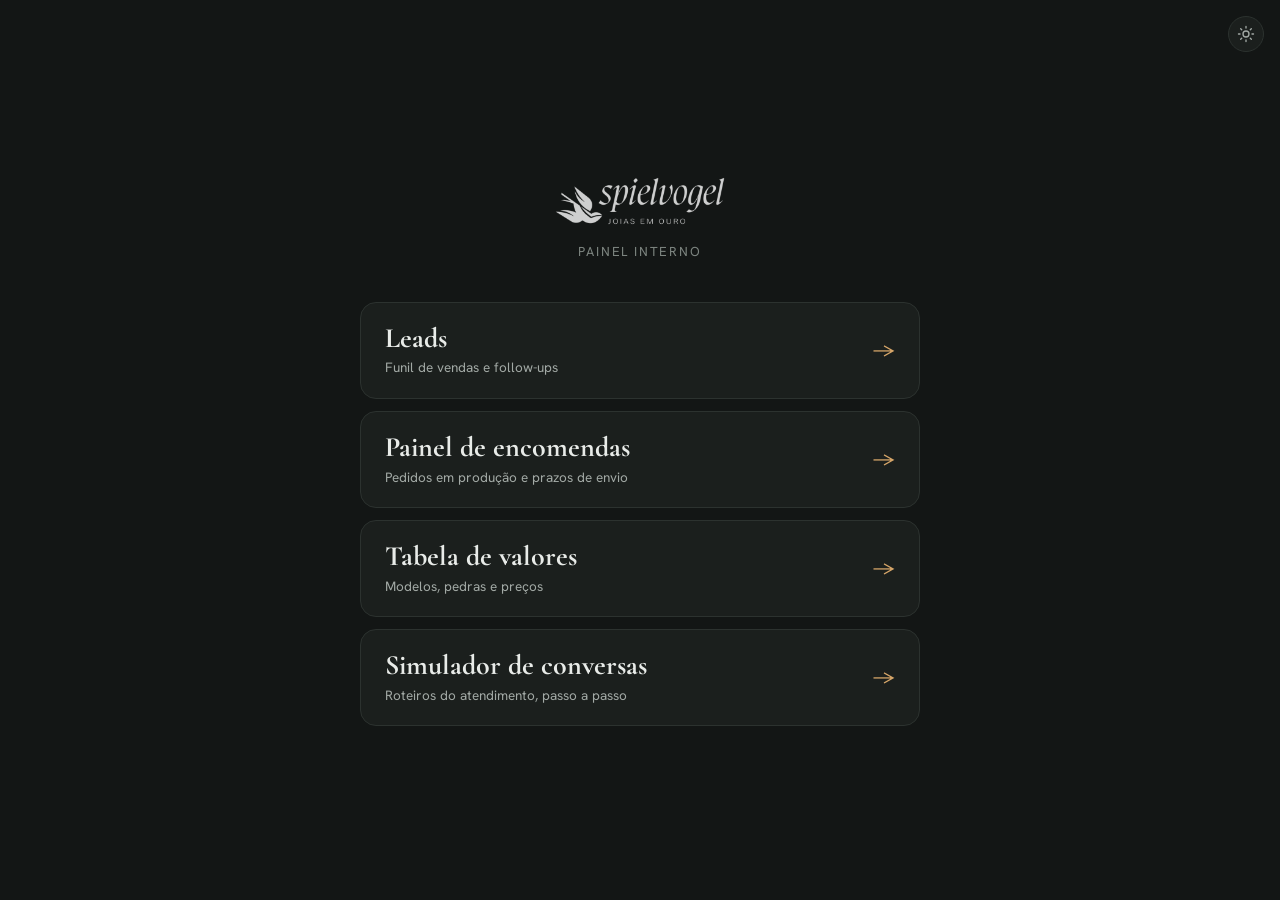
<file: entrada.html>
<!DOCTYPE html>
<html lang="pt-BR">
<head>
<meta charset="UTF-8">
<meta name="viewport" content="width=device-width, initial-scale=1.0">
<title>Spielvogel Joias — Painel interno</title>
<link rel="preconnect" href="https://fonts.googleapis.com">
<link rel="preconnect" href="https://fonts.gstatic.com" crossorigin>
<link rel="stylesheet" href="tema.css">
<link rel="stylesheet" href="estilo.css">
<script src="tema.js"></script>
<style>
  body { display: flex; flex-direction: column; align-items: center; justify-content: center; padding: 56px 20px; }
  .entrada { width: 100%; max-width: 560px; display: flex; flex-direction: column; align-items: center; }
  .entrada-logo { height: 54px; display: block; margin: 0 auto 14px; }
  .entrada-sub { margin: 0 0 40px; font-size: 13px; letter-spacing: 0.14em; text-transform: uppercase; color: var(--text-muted); text-align: center; }
  .menu { width: 100%; display: flex; flex-direction: column; gap: 12px; }
  .menu a {
    display: flex; align-items: center; justify-content: space-between; gap: 16px;
    padding: 20px 24px; text-decoration: none;
    background: var(--bg-elevated); border: 1px solid var(--border); border-radius: 16px;
    color: var(--text); transition: border-color .15s, transform .15s;
  }
  .menu a:hover { border-color: var(--gold); transform: translateY(-1px); }
  .menu a:focus-visible { outline: 2px solid var(--gold); outline-offset: 2px; }
  .menu .titulo { display: block; font-family: var(--font-display); font-weight: 700; font-size: 28px; line-height: 1.1; }
  .menu .desc { display: block; margin-top: 4px; font-size: 13.5px; color: var(--text-secondary); }
  .menu .seta { color: var(--gold); font-size: 20px; flex: none; }
  @media (max-width: 480px) { .menu a { padding: 18px 18px; } .menu .titulo { font-size: 25px; } }
</style>
</head>
<body>

<main class="entrada">
  <img class="entrada-logo" src="logo.png" alt="Spielvogel Joias">
  <p class="entrada-sub">Painel interno</p>

  <nav class="menu" aria-label="Ferramentas">
    <a href="leads.html"><span><span class="titulo">Leads</span><span class="desc">Funil de vendas e follow-ups</span></span><span class="seta">→</span></a>
    <a href="index.html"><span><span class="titulo">Painel de encomendas</span><span class="desc">Pedidos em produção e prazos de envio</span></span><span class="seta">→</span></a>
    <a href="tabela-precos.html"><span><span class="titulo">Tabela de valores</span><span class="desc">Modelos, pedras e preços</span></span><span class="seta">→</span></a>
    <a href="simulador.html"><span><span class="titulo">Simulador de conversas</span><span class="desc">Roteiros do atendimento, passo a passo</span></span><span class="seta">→</span></a>
  </nav>
</main>

</body>
</html>
</file>
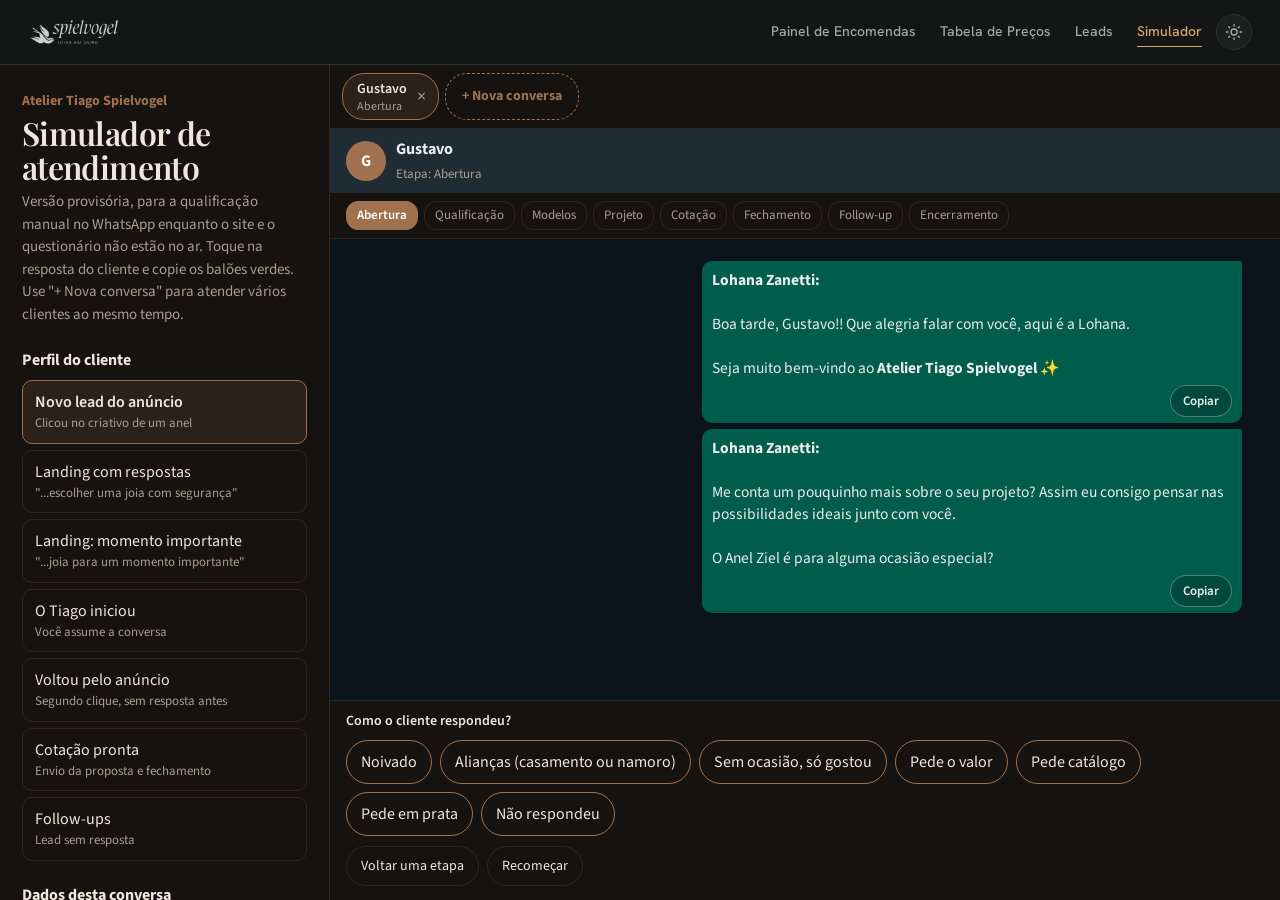
<file: simulador.html>
<!DOCTYPE html>
<html lang="pt-BR">
<head>
<meta charset="utf-8">
<meta name="viewport" content="width=device-width, initial-scale=1">
<title>Simulador de atendimento</title>
<link rel="preconnect" href="https://fonts.googleapis.com">
<link rel="preconnect" href="https://fonts.gstatic.com" crossorigin>
<link rel="stylesheet" href="tema.css">
<script src="tema.js"></script>
<link href="https://fonts.googleapis.com/css2?family=Playfair+Display:wght@500;600&family=Source+Sans+3:wght@400;600;700&display=swap" rel="stylesheet">
<style>
/* VOICE work tool, calm and elegant, for daily sales use
   IDEA a WhatsApp conversation rehearsed at the atelier's desk
   PICTURE the live chat itself, green bubbles ready to copy
   COLOUR atelier paper ground, near-black ink, caramel #A0714F; WhatsApp greens in the chat
   TYPE Playfair Display + Source Sans 3 (atelier brand)
   LAYOUT laptop: side panel with profiles and data, chat on the right; phone: chat first, panel behind a button */
:root{color-scheme:light dark;--sm-bg:light-dark(#f7f2eb,#15120f);--sm-ink:light-dark(#1f1a16,#efe7dd);--sm-muted:light-dark(#6b6058,#a99d92);--sm-car:#a0714f;--sm-car2:light-dark(#efe2d5,#2b211a);--sm-line:light-dark(#e2d7ca,#2f2822);--sm-chat:light-dark(#efeae2,#0b141a);--sm-out:light-dark(#d9fdd3,#005c4b);--sm-in:light-dark(#ffffff,#202c33);--sm-wa:light-dark(#111b21,#e9edef);--sm-bar:light-dark(#f0f2f5,#202c33)}
:root[data-theme=light]{color-scheme:light}
:root[data-theme=dark]{color-scheme:dark}
*{box-sizing:border-box;min-width:0}
html,body{height:100%;margin:0}
body{display:flex;flex-direction:column}
.sv-nav{flex:none}
body{background:var(--sm-bg);color:var(--sm-ink);font:16px/1.5 "Source Sans 3",system-ui,sans-serif;overflow:hidden}
button,select,input{font:inherit;color:inherit}
.app{flex:1;min-height:0;display:grid;grid-template-columns:minmax(0,1fr);grid-template-rows:auto auto minmax(0,1fr)}
.top{display:flex;align-items:center;justify-content:space-between;gap:12px;padding:10px 16px;border-bottom:1px solid var(--sm-line)}
.top b{font:600 20px/1.1 "Playfair Display",Georgia,serif}
.tbtn{min-height:44px;padding:8px 14px;border-radius:22px;border:1px solid var(--sm-car);background:transparent;cursor:pointer}
aside{display:none;overflow-y:auto;max-height:62vh;padding:18px 16px 24px;border-bottom:1px solid var(--sm-line)}
aside.open{display:block}
.brand{color:var(--sm-car);font-weight:700;font-size:14px}
h1{font:600 32px/1.05 "Playfair Display",Georgia,serif;letter-spacing:-.02em;margin:4px 0 8px}
h2{font-size:16px;margin:22px 0 8px}
.lead{color:var(--sm-muted);margin:0;font-size:15px}
.prof{display:grid;gap:6px}
.prof button{min-height:44px;text-align:left;padding:9px 12px;border-radius:10px;border:1px solid var(--sm-line);background:transparent;cursor:pointer}
.prof button[aria-pressed=true]{border-color:var(--sm-car);background:var(--sm-car2);font-weight:600}
.prof small{display:block;color:var(--sm-muted);font-weight:400;font-size:13px}
label{display:block;font-size:14px;font-weight:600;margin:10px 0 4px}
input[type=text],select{width:100%;min-height:44px;font-size:16px;padding:8px 10px;border-radius:8px;border:1px solid var(--sm-line);background:light-dark(#fff,#1d1915)}
.row2{display:grid;grid-template-columns:minmax(0,1fr) minmax(0,1fr);gap:10px}
.chk{display:flex;align-items:center;gap:8px;font-weight:400;margin-top:12px}
.chk input{width:20px;height:20px;accent-color:var(--sm-car)}
.rules{margin:0;padding-left:18px;font-size:14px;color:var(--sm-muted)}
.rules li{margin:4px 0}
main{display:grid;grid-template-rows:auto auto auto minmax(0,1fr) auto;min-height:0;height:100%}
.convs{display:flex;gap:6px;overflow-x:auto;padding:8px 12px;border-bottom:1px solid var(--sm-line);background:var(--sm-bg);scrollbar-width:thin}
.cv{flex:none;display:flex;align-items:center;border:1px solid var(--sm-line);border-radius:22px;max-width:220px}
.cv.on{border-color:var(--sm-car);background:var(--sm-car2)}
.cv button{min-height:44px;border:0;background:transparent;cursor:pointer;font-size:14px;color:var(--sm-ink)}
.cv .ab{padding:5px 2px 5px 14px;text-align:left;font-weight:600;overflow:hidden;text-overflow:ellipsis;white-space:nowrap}
.cv small{display:block;color:var(--sm-muted);font-size:12px;font-weight:400;line-height:1.15}
.cv .x{padding:5px 12px 5px 8px;font-size:18px;color:var(--sm-muted)}
.nova{flex:none;min-height:44px;padding:6px 16px;border-radius:22px;border:1px dashed var(--sm-car);background:transparent;cursor:pointer;font-size:14px;font-weight:700;color:var(--sm-car)}
.cv button:focus-visible,.nova:focus-visible{outline:2px solid var(--sm-car);outline-offset:2px}
.wa{display:flex;align-items:center;gap:10px;padding:8px 16px;background:var(--sm-bar);color:var(--sm-wa)}
.av{width:40px;height:40px;border-radius:50%;background:var(--sm-car);color:#fff;display:grid;place-items:center;font-weight:700;flex:none}
.wa b{display:block;font-size:16px}
.wa span{font-size:13px;color:var(--sm-muted)}
.etapas{display:flex;gap:6px;overflow-x:auto;padding:8px 16px;border-bottom:1px solid var(--sm-line);scrollbar-width:none}
.etapas span{flex:none;font-size:13px;padding:4px 10px;border-radius:12px;color:var(--sm-muted);border:1px solid var(--sm-line)}
.etapas span.on{background:var(--sm-car);border-color:var(--sm-car);color:#fff;font-weight:600}
.etapas span.done{color:var(--sm-ink)}
.chat{overflow-y:auto;background:var(--sm-chat);padding:16px max(12px,3vw) 24px}
.b{max-width:min(86%,540px);padding:8px 10px 6px;border-radius:10px;margin:6px 0;white-space:pre-wrap;overflow-wrap:anywhere;font-size:15.5px;line-height:1.42;color:var(--sm-wa);box-shadow:0 1px .5px rgba(0,0,0,.15)}
.b.out{background:var(--sm-out);margin-left:auto;border-top-right-radius:2px}
.b.in{background:var(--sm-in);border-top-left-radius:2px}
.cp{display:block;margin:6px 0 0 auto;min-height:32px;padding:4px 12px;border-radius:16px;border:1px solid light-dark(rgba(0,0,0,.18),rgba(255,255,255,.3));background:light-dark(rgba(255,255,255,.55),rgba(0,0,0,.2));color:var(--sm-wa);font-size:13px;font-weight:600;cursor:pointer}
.cp.ok{background:var(--sm-car);border-color:var(--sm-car);color:#fff}
.note{margin:14px auto;max-width:460px;background:var(--sm-car2);border-left:3px solid var(--sm-car);color:var(--sm-ink);padding:8px 12px;border-radius:8px;font-size:14px}
.note b{color:var(--sm-car)}
.foot{border-top:1px solid var(--sm-line);padding:10px 16px 14px;max-height:44vh;overflow-y:auto;background:var(--sm-bg)}
.foot p{margin:0 0 8px;font-size:14px;font-weight:600}
.ops{display:flex;flex-wrap:wrap;gap:8px}
.op{min-height:44px;padding:9px 14px;border-radius:22px;border:1px solid var(--sm-car);background:transparent;cursor:pointer;text-align:left}
.op:hover,.tbtn:hover,.prof button:hover{background:var(--sm-car2)}
.op:focus-visible,.tbtn:focus-visible,.cp:focus-visible,.prof button:focus-visible,.ctl:focus-visible{outline:2px solid var(--sm-car);outline-offset:2px}
.ctls{display:flex;gap:8px;margin-top:10px}
.ctl{min-height:40px;padding:6px 14px;border-radius:20px;border:1px solid var(--sm-line);background:transparent;cursor:pointer;font-size:14px}
.fim{font-size:14px;color:var(--sm-muted);margin:0}
@media(min-width:900px){
.app{grid-template-columns:330px minmax(0,1fr);grid-template-rows:minmax(0,1fr)}
.top{display:none}
aside{display:block;max-height:none;height:100%;border-bottom:0;border-right:1px solid var(--sm-line);padding:26px 22px}
}
@media(prefers-reduced-motion:no-preference){.b,.note{animation:pop .18s ease-out}@keyframes pop{from{opacity:0;transform:translateY(4px)}}}
</style>
</head>
<body>
<nav class="sv-nav">
  <a class="sv-nav-brand" href="entrada.html"><img src="logo.png" alt="Spielvogel Joias"></a>
  <div class="sv-nav-links">
    <a href="index.html">Painel de Encomendas</a>
    <a href="tabela-precos.html">Tabela de Preços</a>
    <a href="leads.html">Leads</a>
    <a href="simulador.html" class="ativo">Simulador</a>
  </div>
</nav>
<div class="app">
<div class="top"><b>Simulador</b><button class="tbtn" id="tg" aria-expanded="false">Perfil e dados</button></div>
<aside id="side">
<div class="brand">Atelier Tiago Spielvogel</div>
<h1>Simulador de atendimento</h1>
<p class="lead">Versão provisória, para a qualificação manual no WhatsApp enquanto o site e o questionário não estão no ar. Toque na resposta do cliente e copie os balões verdes. Use "+ Nova conversa" para atender vários clientes ao mesmo tempo.</p>
<h2>Perfil do cliente</h2>
<div class="prof" id="prof"></div>
<h2>Dados desta conversa</h2>
<label for="f-nome">Nome do cliente</label>
<input type="text" id="f-nome">
<div class="row2">
<div><label for="f-gen">Cliente</label><select id="f-gen"><option value="m">Ele</option><option value="f">Ela</option></select></div>
<div><label for="f-tempo">Sem resposta há</label><input type="text" id="f-tempo"></div>
</div>
<label for="f-mod">Modelo do anúncio</label>
<select id="f-mod"></select>
<label for="f-saud">Saudação</label>
<select id="f-saud"><option value="auto">Automática pelo horário</option><option>Bom dia</option><option>Boa tarde</option><option>Boa noite</option></select>
<label class="chk" for="f-black"><input type="checkbox" id="f-black">Condição Black (12x sem acréscimos)</label>
<h2>Lembretes rápidos</h2>
<ul class="rules">
<li>Uma pergunta por mensagem, seguindo a ordem do projeto.</li>
<li>Pedras sempre nesta ordem: diamante natural, lab grown, moissanite. Lab grown só no Sechs, Laub, Oval e Marquise.</li>
<li>Só ouro, em 18k ou 10k. O Sechs tradicional não sai em 10k; para algo mais acessível, Sechs 2.</li>
<li>Prazo com menos de 10 dias: confirmar com o Tiago antes de prometer.</li>
<li>Sem pergunta de investimento no início da conversa.</li>
</ul>
</aside>
<main>
<div class="convs" id="convs" aria-label="Conversas abertas"></div>
<div class="wa"><div class="av" id="av">G</div><div><b id="wn">Gustavo</b><span id="we">Abertura</span></div></div>
<div class="etapas" id="et"></div>
<div class="chat" id="chat" aria-live="polite"></div>
<div class="foot" id="foot"></div>
</main>
</div>
<script>
{
const LAB=['Sechs','Laub','Oval','Marquise'];
const MODELOS=['Sechs','Ziel','Laub','Oval','Marquise','Glanz','Vier','Drei Steine','Klassiker','Lidi','Wellen','Zyclus','Flügel'];
const ETAPAS=['Abertura','Qualificação','Modelos','Projeto','Cotação','Fechamento','Follow-up','Encerramento'];
const H='*Lohana Zanetti:*\n\n';
const sd=c=>{if(c.saud!=='auto')return c.saud;const h=new Date().getHours();return h<12?'Bom dia':h<18?'Boa tarde':'Boa noite'};
const bv=c=>c.gen==='f'?'bem-vinda':'bem-vindo';
const jt=c=>c.gen==='f'?'juntas':'juntos';
const lab=c=>LAB.includes(c.modelo);
const pd=c=>lab(c)?'diamante natural, lab grown e moissanite':'diamante natural e moissanite';
const anel=c=>c.modelo==='personalizado'?'seu anel personalizado':'Anel '+c.modelo;
const emb=c=>c.modelo==='Sechs'?'O Anel Sechs é a joia mais emblemática do atelier.':'';
const parc=c=>c.black?'12x sem acréscimos':'10x sem juros';
const ocTxt=c=>c.oc==='noivado'?'um pedido de noivado':c.oc==='aliancas'?(c.tipo==='namoro'?'as alianças de namoro':'as alianças de casamento'):'um momento especial';
const ocLine=c=>c.oc==='outra'?`${c.nome}, que alegria saber que você está pensando em uma joia tão especial 🤍`:`${c.nome}, vi que a sua joia é para ${ocTxt(c)}! Fazer parte de um dos "sins" mais importantes da vida de alguém é um privilégio para nós 🤍`;
const estSel=c=>c.estilo==='nao'?'. Como você ainda não definiu o estilo, separei modelos variados para você se inspirar.':c.estilo?`, com uma pegada mais ${c.estilo}, como você comentou.`:', para você se inspirar.';
const estAl=c=>c.estilo==='nao'?'. Como vocês ainda não definiram o estilo, separei modelos variados para vocês se inspirarem.':c.estilo?`, com uma pegada mais ${c.estilo}, como você comentou.`:' para vocês se inspirarem.';
const DIAS=['domingo','segunda','terça','quarta','quinta','sexta','sábado'];
const dia2=()=>{const d=new Date();d.setDate(d.getDate()+2);let w=d.getDay();if(w===0||w===6)w=1;return (w===0||w===6?'no ':'na ')+DIAS[w]};
const m=f=>({t:'m',f});
const n=f=>({t:'n',f:typeof f==='string'?()=>f:f});
const posPrazo=c=>c.prazoAntes?(c.oc==='aliancas'?'al_modelos':'selecao'):'cot_prep';
const tonNext=c=>(c.multi||c.prazoAntes)?'cot_prep':'prazo';
const saud=c=>H+`${sd(c)}, ${c.nome}!! Que alegria falar com você, aqui é a Lohana.\n\nSeja muito ${bv(c)} ao *Atelier Tiago Spielvogel* ✨`;
const pergSel=c=>H+(c.oc==='noivado'?'Qual desses modelos você já consegue imaginar na mão da sua futura noiva?':'Qual desses modelos mais chamou a sua atenção?')+'\n\nE se você já tiver alguma inspiração, pode me mandar também, que o Tiago adapta para o seu projeto.';
const VID=n('<b>Para você:</b> enviar os vídeos da seleção (Drei Steine, Glanz, Laub, Lidi, Oval, Sechs, Vier, Ziel e Klassiker). O Marquise não entra.');

const QUALI=[
{r:'Noivado',c:'É para um pedido de noivado',ir:c=>c.semModelo?'noivado_l':'noivado',set:{oc:'noivado'}},
{r:'Alianças (casamento ou namoro)',c:'Na verdade queria alianças de casamento',ir:'aliancas',set:{oc:'aliancas'}},
{r:'Sem ocasião, só gostou',c:'Não, apenas gostei do modelo',ir:c=>c.semModelo?'sem_oc_l':'sem_ocasiao',set:{oc:'outra'}},
{r:'Pede o valor',c:'Qual o valor?',ir:c=>c.semModelo?'valor_sel':'valor'},
{r:'Pede catálogo',c:'Tem catálogo? Pode me mandar todos os modelos?',ir:'catalogo'},
{r:'Pede em prata',c:'Vocês fazem em prata?',ir:'prata'},
{r:'Não respondeu',ir:'fu_q1'}];
const PEDRA=[
{r:'Diamante natural',c:'Diamante natural',ir:'quilates',set:{pedra:'natural'}},
{r:'Lab grown',c:'Lab grown',ir:'quilates',set:{pedra:'lab'},se:lab},
{r:'Moissanite',c:'Moissanite',ir:'quilates',set:{pedra:'moissanite'}},
{r:'Não sabe a diferença',c:'Qual a diferença entre elas?',ir:'pedra_dif'},
{r:'Quer o valor de cada pedra',c:'Me dá um exemplo de valor com cada pedra?',ir:'cada_pedra'},
{r:'Não respondeu',ir:'fu_q1'}];
const PRAZO=[
{r:'Sem pressa (mais de 30 dias)',c:'Não tenho pressa',ir:posPrazo},
{r:'Data entre 10 e 30 dias',c:'Precisaria para daqui umas três semanas',ir:'prazo_ajuste'},
{r:'Urgente (menos de 10 dias)',c:'Preciso para o início do mês que vem',ir:'prazo_urgente'},
{r:'Não respondeu',ir:'fu_q1'}];
const TONS=[
{r:'Ouro amarelo',c:'Ouro amarelo',ir:tonNext,set:{ouro:'amarelo'}},
{r:'Ouro branco',c:'Ouro branco',ir:tonNext,set:{ouro:'branco'}},
{r:'Ouro rosé',c:'Ouro rosé',ir:tonNext,set:{ouro:'rosé'}},
{r:'Pergunta 10k x 18k no branco',c:'No ouro branco, a cor muda do 10k para o 18k?',ir:'ouro_dif',set:{volta:'ton'}},
{r:'Pede em prata',c:'Dá para fazer em prata?',ir:'prata'}];
const COT=[
{r:'Gostou e pergunta o pagamento',c:'Gostei! Como fica o pagamento?',ir:'pagamento'},
{r:'Quer conhecer o atelier (segurança)',c:'Gostaria de saber mais sobre vocês, é só uma questão de segurança',ir:'seguranca'},
{r:'Achou o valor alto',c:'Ficou um pouco acima do que eu pensava',ir:'ajuste'},
{r:'Vai avaliar ou conversar com alguém',c:'Vou conversar com a minha noiva e te retorno',ir:'avaliar'},
{r:'Não respondeu (4 a 5 dias)',ir:'fu_c1'},
{r:'Desistiu ou fechou em outro lugar',c:'Optamos por outro fornecedor, obrigado pelo atendimento',ir:'encerrar'}];
const SEL=[
{r:'Escolheu um modelo',c:'Gostei desse aqui',ir:'escolha'},
{r:'Pede o valor',c:'Poderia me passar os valores?',ir:'valor_sel'},
{r:'Mandou inspiração de fora',c:'Vi esse modelo em outro site, vocês fazem parecido?',ir:'inspiracao'},
{r:'Não respondeu',ir:'fu_q1'}];
const fuc=(lista,prox)=>({e:'Follow-up',it:[n(c=>`<b>Para você:</b> lead que recebeu cotação e está sem resposta há ${c.tempo}. Os motivos variam a cada tentativa; "o investimento em si" fica sempre.`),m(c=>H+`${sd(c)}, ${c.nome}! Faz ${c.tempo} que não conversamos, então estou retomando para saber as suas impressões.\n\nÀs vezes o que pesa é ${lista}.\n\nQual dessas coisas ainda está pesando para você?\n\nQuero entender para a gente avançar.`)],
op:[{r:'Respondeu: pesou o valor',c:'O que pesou foi o valor',ir:'ajuste'},{r:'Respondeu: quer ajustar algo',c:'Queria mudar a pedra',ir:'pedra'},{r:'Seguiu sem resposta',ir:prox},{r:'Pediu para parar',c:'Não preciso mais, obrigado',ir:'encerrar'}]});

const N={
inicio:{e:'Abertura',it:[m(saud),m(c=>H+`Me conta um pouquinho mais sobre o seu projeto? Assim eu consigo pensar nas possibilidades ideais junto com você.\n\nO ${anel(c)} é para alguma ocasião especial?`)],op:QUALI},
inicio_t:{e:'Abertura',it:[n('<b>Para você:</b> o Tiago já se apresentou; a partir daqui, você assume.'),m(c=>H+`${sd(c)}, ${c.nome}! Que alegria falar com você, aqui é a Lohana. Faço parte da equipe do Tiago e, a partir de agora, sou eu quem vai acompanhar o seu atendimento.\n\nO ${anel(c)} é para alguma ocasião especial?`)],op:QUALI},
inicio_v:{e:'Abertura',it:[n('<b>Para você:</b> cliente que clicou no anúncio pela segunda vez.'),m(c=>H+`${sd(c)}, ${c.nome}! Que alegria ter você de volta, aqui é a Lohana.\n\nMe conta um pouquinho mais sobre o seu projeto? O ${anel(c)} é para alguma ocasião especial?`)],op:QUALI},
inicio_q:{e:'Abertura',on:c=>{c.semModelo=true},it:[m(saud),n('<b>Para você:</b> lead da landing que chegou com as respostas ("Quero ajuda para escolher uma joia com segurança"). Coloque o nome no painel. O que ele marcou na ocasião?')],op:[{r:'Noivado',ir:'q_prazo',set:{oc:'noivado'}},{r:'Aliança de casamento',ir:'q_prazo',set:{oc:'aliancas'}},{r:'Aliança de namoro',ir:'q_prazo',set:{oc:'aliancas',tipo:'namoro'}},{r:'Outra ocasião',ir:'q_prazo',set:{oc:'outra'}}]},
q_prazo:{e:'Abertura',it:[n('<b>Para você:</b> e no prazo?')],op:[{r:'Tenho urgência',ir:'q_estilo',set:{urg:true}},{r:'1 a 3 meses',ir:'q_estilo',set:{urg:false,prazoTxt:'1 a 3 meses'}},{r:'3 a 6 meses',ir:'q_estilo',set:{urg:false,prazoTxt:'3 a 6 meses'}},{r:'Mais de 6 meses',ir:'q_estilo',set:{urg:false,prazoTxt:'mais de 6 meses'}}]},
q_estilo:{e:'Abertura',it:[n('<b>Para você:</b> e no estilo?')],op:[{r:'Clássico',ir:'q2',set:{estilo:'clássica'}},{r:'Moderno',ir:'q2',set:{estilo:'moderna'}},{r:'Delicado',ir:'q2',set:{estilo:'delicada'}},{r:'Ainda não sei',ir:'q2',set:{estilo:'nao'}}]},
q2:{e:'Qualificação',on:c=>{c.prazoAntes=true},auto:c=>c.urg?null:posPrazo(c),it:[n('<b>Para você:</b> use o investimento marcado só como referência para escolher os modelos, sem citar o valor.'),m(c=>H+ocLine(c)+(c.urg?'':`\n\nVi também que o seu prazo é de ${c.prazoTxt}, então temos tempo para pensar em cada detalhe com calma.`)),m(c=>c.urg?H+`${c.nome}, vi que você colocou também que tem urgência no prazo. Qual seria uma data aproximada para ter a joia em mãos?`:'')],op:PRAZO},
inicio_m:{e:'Abertura',on:c=>{c.semModelo=true},it:[n('<b>Para você:</b> lead da landing que chegou com "Quero ajuda para escolher uma joia para um momento importante", sem respostas.'),m(saud),m(c=>H+`Que alegria saber que você está buscando uma joia para um momento tão importante!\n\nMe conta um pouquinho mais sobre o seu projeto? Que momento especial é esse?`)],op:QUALI},
noivado_l:{e:'Qualificação',auto:'selecao',it:[m(c=>H+`Que lindo, ${c.nome}! Fazer parte de um pedido de noivado é um privilégio para nós 🤍`)]},
sem_oc_l:{e:'Qualificação',auto:'selecao',it:[m(c=>H+`Perfeito, ${c.nome}! Aqui cada joia é criada sob medida pelo Tiago, por isso não trabalhamos com valores prontos. Antes da cotação, iniciamos ${jt(c)} o seu projeto, definindo o modelo, a pedra, o tamanho, a tonalidade do ouro e o prazo.\n\nCom essas informações, preparamos uma proposta personalizada para você.`)]},
noivado:{e:'Qualificação',it:[m(c=>H+`Que lindo, ${c.nome}! Fazer parte de um pedido de noivado é um privilégio para nós 🤍${emb(c)?'\n\n'+emb(c):''}\n\nO ${anel(c)} é a sua escolha principal ou você gostaria de conhecer outras criações do Tiago também?`)],
op:[{r:'Quer esse modelo',c:'Quero esse mesmo',ir:'pedra'},{r:'Quer ver outros',c:'Quero ver outros também',ir:'selecao'},{r:'Pede o valor',c:'Qual o valor dele?',ir:'valor'},{r:'Mandou inspiração de fora',c:'Vi esse modelo em outro site, vocês fazem?',ir:'inspiracao'},{r:'Não respondeu',ir:'fu_q1'}]},
sem_ocasiao:{e:'Qualificação',it:[m(c=>H+`Perfeito, ${c.nome}!${emb(c)?' '+emb(c):''}\n\nAqui cada joia é criada sob medida pelo Tiago, por isso não trabalhamos com valores prontos. Antes da cotação, iniciamos ${jt(c)} o seu projeto, definindo a pedra, o tamanho, a tonalidade do ouro e o prazo.\n\nCom essas informações, preparamos uma proposta personalizada para você.\n\nPara começar, você já tem preferência entre ${pd(c)}?`)],op:PEDRA},
valor:{e:'Qualificação',it:[m(c=>H+`Claro, ${c.nome}! Como cada joia é criada sob medida pelo Tiago, nós não temos valores tabelados. O valor é montado para o seu projeto, a partir das suas escolhas.\n\nAntes da cotação, iniciamos ${jt(c)} esse projeto, definindo o modelo, a pedra, o tamanho, a tonalidade do ouro e o prazo. Com essas informações, preparamos uma proposta personalizada para você!\n\nPara começar, você já tem preferência entre ${pd(c)}?`)],op:PEDRA},
valor_sel:{e:'Modelos',it:[m(c=>H+`Claro, ${c.nome}! Como cada joia é criada sob medida pelo Tiago, nós não temos valores tabelados. O valor é montado para o seu projeto, a partir das suas escolhas.\n\nAntes da cotação, iniciamos ${jt(c)} esse projeto, definindo o modelo, a pedra, o tamanho, a tonalidade do ouro e o prazo. Com essas informações, preparamos uma proposta personalizada para você!\n\nPara começar, qual desses modelos mais chamou a sua atenção?`)],op:[{r:'Escolheu um modelo',c:'Este aqui',ir:'escolha'},{r:'Não respondeu',ir:'fu_q1'}]},
catalogo:{e:'Modelos',it:[m(c=>H+`${sd(c)}, ${c.nome}! Nós não temos um catálogo propriamente dito, porque cada joia é criada sob medida pelo Tiago, de acordo com o projeto de cada cliente.\n\nMas vou te apresentar uma seleção dos nossos best sellers para você se inspirar.`),VID,m(pergSel)],op:SEL},
selecao:{e:'Modelos',it:[m(c=>H+`Vou te mostrar uma seleção dos nossos best sellers, criações autorais do Tiago${estSel(c)}`),VID,m(pergSel)],op:SEL},
escolha:{e:'Modelos',it:[n('<b>Para você:</b> qual modelo o cliente escolheu? Toque no nome.')],op:MODELOS.slice(0,9).map(x=>({r:x,ir:'modelo_ok',set:{modelo:x}}))},
modelo_ok:{e:'Projeto',it:[m(c=>H+`Ótima escolha, ${c.nome}! O ${anel(c)} é delicado e marcante ao mesmo tempo.${emb(c)?' '+emb(c):''}\n\nAgora, para seguirmos com o seu projeto: você já tem preferência entre ${pd(c)}?`)],op:PEDRA},
inspiracao:{e:'Modelos',it:[m(c=>H+`Que inspiração linda, ${c.nome}! O Tiago consegue criar uma proposta personalizada para você com base nesse modelo, com o olhar autoral dele.\n\nPara começar, você já tem preferência entre diamante natural e moissanite?`)],op:PEDRA.filter(o=>!o.se).map(o=>({...o,set:{...(o.set||{}),modelo:'personalizado'}}))},
prata:{e:'Qualificação',it:[m(c=>H+`Fazemos joias lindas para esse momento, ${c.nome}! Só um ponto importante: aqui no atelier trabalhamos exclusivamente com ouro, em 18k ou 10k. Por isso não fazemos em prata.\n\nSe a ideia é ter um visual claro, prateado, o ouro branco chega exatamente nesse resultado. E o 10k é a opção mais acessível.\n\nPodemos seguir com o seu projeto em ouro?`)],
op:[{r:'Topou em ouro',c:'Pode ser em ouro sim',ir:c=>c.pedra?tonNext(c):(c.semModelo?'selecao':'pedra'),set:{ouro:'branco'}},{r:'Pergunta 10k x 18k no branco',c:'No ouro branco, a cor muda do 10k para o 18k?',ir:'ouro_dif'},{r:'Só queria prata',c:'Ah, queria em prata mesmo',ir:'enc_prata'}]},
ouro_dif:{e:'Projeto',it:[m(c=>H+`Ótima pergunta, ${c.nome}! Existe sim uma leve diferença, mas no ouro branco ela é bem menor do que seria no ouro amarelo.\n\nO ouro branco é uma liga, ouro puro misturado com metais brancos. O 18k tem mais ouro na composição (75%), então a cor de base dele é um pouquinho mais quente. O 10k tem menos ouro, então a base fica um pouco mais clara, puxando para o acinzentado.\n\nNa prática, o ouro branco recebe o banho de ródio, que deixa a joia com aquele branco bem brilhante. Então, quando a joia fica pronta, a diferença é bem sutil. Ela aparece mais com o tempo de uso, conforme o banho vai suavizando.\n\nQuer que eu te mande um vídeo de cada um para você comparar?`),n('<b>Para você:</b> o Sechs tradicional não é feito em 10k.')],
op:[{r:'Entendeu, segue o projeto',c:'Entendi, pode mandar!',ir:c=>(c.volta==='ton'||c.pedra)?tonNext(c):'pedra',set:{ouro:'branco'}}]},
enc_prata:{e:'Encerramento',it:[m(c=>H+`Entendo, ${c.nome}! Obrigada pelo carinho com o nosso trabalho.\n\nSe um dia você quiser uma joia em ouro, feita sob medida pelo Tiago, as portas do atelier estão sempre abertas para você ✨`)],op:[]},
aliancas:{e:'Qualificação',on:c=>{c.prazoAntes=true},it:[m(c=>H+`Que alegria, ${c.nome}! Fazemos sim alianças de compromisso, tanto de namoro quanto de casamento, e cada par é feito sob medida pelo Tiago para o casal.\n\nSó para você já saber desde o início, todas as nossas joias são feitas exclusivamente em ouro, não trabalhamos com prata.\n\nPara quando vocês gostariam de ter as alianças?`)],op:PRAZO},
al_modelos:{e:'Modelos',it:[m(c=>H+`Vou te mostrar alguns modelos autorais do Tiago${estAl(c)}`),n('<b>Para você:</b> enviar os vídeos das alianças autorais.'),m(c=>H+`Qual desses modelos mais combina com vocês dois?\n\nE se vocês já tiverem alguma inspiração, pode me mandar também, que o Tiago adapta para o projeto de vocês.`)],
op:[{r:'Escolheu um modelo',c:'Gostamos desse',ir:'tonalidade'},{r:'Mandou inspiração',c:'Vimos esse modelo, vocês fazem parecido?',ir:'tonalidade'},{r:'Pede o valor',c:'Qual o valor?',ir:'valor_al'},{r:'Não respondeu',ir:'fu_q1'}]},
valor_al:{e:'Modelos',it:[m(c=>H+`Claro, ${c.nome}! Como cada par é criado sob medida pelo Tiago, nós não temos valores tabelados. O valor é montado para o projeto de vocês, a partir das suas escolhas.\n\nAntes da cotação, definimos ${jt(c)} o modelo, a tonalidade do ouro e os detalhes de cada aliança. Com essas informações, preparamos uma proposta personalizada para vocês!\n\nPara começar, qual desses modelos mais combina com vocês dois?`)],op:[{r:'Escolheu um modelo',c:'Gostamos desse',ir:'tonalidade'},{r:'Não respondeu',ir:'fu_q1'}]},
pedra_dif:{e:'Projeto',it:[m(c=>H+`Claro! Te explico rapidinho:\n\n• *Diamante natural:* formado na natureza, é a pedra mais valorizada. Acima de 30 pontos, acompanha certificado GIA.\n${lab(c)?'• *Lab grown:* é um diamante de verdade, com a mesma composição do natural, mas criado em laboratório. Fica no meio do caminho em valor.\n':''}• *Moissanite:* outra pedra, com muito brilho e alta resistência, e a opção mais acessível. Acima de 3 mm, acompanha certificado GRA.\n\nQual delas combina mais com o que você imagina?`)],op:PEDRA.filter(o=>o.ir!=='pedra_dif')},
cada_pedra:{e:'Cotação',on:c=>{c.multi=true},it:[m(c=>H+`Combinado, ${c.nome}! Vou preparar uma proposta personalizada do ${anel(c)} com ${lab(c)?'as três pedras':'as duas pedras'}, para você comparar lado a lado.\n\nPara eu já montar certinho, qual tonalidade de ouro você imagina para ele?`)],op:TONS},
quilates:{e:'Projeto',it:[m(c=>H+`Ótimo! E o tamanho da pedra central, você já tem uma ideia de quantos quilates imagina?\n\nSe ainda não tiver, sem problema, te mostro algumas referências de tamanho.`)],
op:[{r:'Já sabe o tamanho',c:'Pensei em uns 50 pontos',ir:'tonalidade'},{r:'Quer referências',c:'Não sei, pode me mostrar?',ir:'quil_ref'},{r:'Não respondeu',ir:'fu_q1'}]},
quil_ref:{e:'Projeto',it:[n('<b>Para você:</b> enviar as referências de tamanho da pedra.'),m(c=>H+`Te mandei algumas referências. Qual desses tamanhos mais combina com o que você imagina?`)],op:[{r:'Escolheu um tamanho',c:'Gostei desse',ir:'tonalidade'}]},
tonalidade:{e:'Projeto',it:[m(c=>H+(c.oc==='aliancas'?`Ótima escolha! Para seguirmos com o projeto de vocês: vocês imaginam as alianças em ouro amarelo, branco ou rosé?`:`Perfeito! E a tonalidade do ouro, você imagina em ouro amarelo, branco ou rosé?`))],op:TONS},
prazo:{e:'Projeto',it:[m(c=>H+`E para quando você gostaria de ter a joia em mãos? Se tiver uma data aproximada, me conta, que eu organizo o seu projeto a partir dela.`)],op:PRAZO},
prazo_ajuste:{e:'Projeto',auto:posPrazo,it:[n('<b>Para você:</b> a partir de 10 dias até a data, você decide sozinha.'),m(c=>H+`Conseguimos sim! O nosso prazo padrão é de 30 dias, porque o atelier tem vários projetos em paralelo e o Tiago começa e termina uma joia de cada vez. Mas esse prazo pode ser ajustado para a sua data.`)]},
prazo_urgente:{e:'Projeto',it:[n('<b>Para você:</b> menos de 10 dias até a data. Confirme com o Tiago antes de prometer.'),m(c=>H+`Entendi, ${c.nome}! O prazo está apertado, então vou verificar agora mesmo com o Tiago como encaixar o seu projeto. Já te dou um retorno, combinado?`)],
op:[{r:'Tiago confirmou',ir:'prazo_ok'},{r:'Não dá tempo',ir:'prazo_nao'}]},
prazo_ok:{e:'Projeto',auto:posPrazo,it:[m(c=>H+`Boa notícia: conseguimos! Só precisamos avançar com o seu projeto até amanhã para garantir a data.`)]},
prazo_nao:{e:'Projeto',it:[m(c=>H+`${c.nome}, conversei com o Tiago e, para fazer a sua joia com o cuidado que ela merece, não conseguiríamos entregar até essa data.\n\nSe a data tiver alguma flexibilidade, seguimos com o seu projeto com todo o carinho. Existe essa possibilidade?`)],
op:[{r:'A data é flexível',c:'Consigo esperar um pouco mais',ir:posPrazo},{r:'Não é flexível',c:'Infelizmente preciso para essa data',ir:'encerrar'}]},
cot_prep:{e:'Cotação',it:[m(c=>H+`Perfeito, ${c.nome}! Já tenho tudo o que preciso. Vou preparar a sua proposta personalizada e logo te apresento aqui 😊`)],op:[{r:'Enviar proposta com várias opções',ir:'cot_varias'},{r:'Enviar proposta com uma opção',ir:'cot_uma'}]},
cot_menu:{e:'Cotação',it:[n('<b>Para você:</b> como a proposta foi montada?')],op:[{r:'Várias opções (ex: pedras)',ir:'cot_varias'},{r:'Uma opção',ir:'cot_uma'}]},
cot_varias:{e:'Cotação',it:[n('<b>Para você:</b> enviar o PDF da proposta.'),m(c=>H+`Aqui está a sua proposta, ${c.nome}! ✨\n\nNela você encontra as opções lado a lado, para comparar com calma.\n\nMe conta, qual delas está falando mais alto no seu coração?\n\nSe estiver em dúvida entre duas, te ajudo a comparar.`)],op:COT},
cot_uma:{e:'Cotação',it:[n('<b>Para você:</b> enviar o PDF da proposta.'),m(c=>H+`Aqui está a sua proposta, ${c.nome}! ✨\n\nNela estão todos os detalhes do seu projeto, pensado pelo Tiago para você.\n\nFicou dentro do que você imaginava? Tem algo que você gostaria de ajustar?`)],op:COT},
ajuste:{e:'Cotação',it:[m(c=>H+`Entendo, ${c.nome}, e obrigada por me contar. Como o projeto é sob medida, dá para ajustar alguns pontos para chegar mais perto do que você planejou, como o tamanho da pedra, a pedra escolhida ou o ouro 10k.\n\nQual valor você gostaria de investir? Assim vejo com o Tiago a melhor forma de chegar nele.`),n('<b>Para você:</b> no Sechs, a opção mais acessível é o Sechs 2.')],
op:[{r:'Passou o valor',c:'Queria ficar mais perto de um valor menor',ir:'cot_prep'},{r:'Não respondeu',ir:'fu_c1'}]},
avaliar:{e:'Cotação',it:[m(c=>H+`Claro, fique à vontade para analisar com calma.\n\nPara eu me organizar sem te incomodar, quero combinar um momento para o seu retorno. Até quando você acredita que consegue me retornar? Ou, se preferir, eu mesma te chamo amanhã ou ${dia2()}.\n\nComo prefere, ${c.nome}?`)],op:[{r:'Combinou uma data',c:'Pode me chamar amanhã',ir:'fu_avaliando'},{r:'Respondeu antes',c:'Já conversamos, queria ajustar uma coisa',ir:'ajuste'}]},
fu_avaliando:{e:'Follow-up',it:[m(c=>H+`${sd(c)}, ${c.nome}! Espero que esteja tudo bem por aí.\n\nEstou retomando para saber se vocês conseguiram conversar com calma sobre a proposta.\n\nTem algo na cotação que você gostaria de ajustar?`)],op:COT.filter(o=>o.ir!=='avaliar')},
pagamento:{e:'Fechamento',it:[m(c=>H+`Que bom que você gostou, ${c.nome}! Estas são as condições:\n\n• Cartão em até ${parc(c)}\n• Pix à vista com 10% de desconto\n• Ou as duas juntas: uma parte no Pix, com 10% de desconto sobre esse valor, e o restante em até ${parc(c)} no cartão\n\nQual dessas formas fica melhor para você?`)],
op:[{r:'Escolheu a forma',c:'Vou fazer uma parte no Pix e o resto no cartão',ir:'termo'},{r:'Inseguro para pagar',c:'Como sei que a compra é segura?',ir:'seguranca'},{r:'Não respondeu',ir:'fu_c1'}]},
seguranca:{e:'Fechamento',it:[m(c=>H+`Claro, ${c.nome}! Faz todo sentido querer conhecer melhor quem vai criar uma joia tão importante.\n\nO Atelier Tiago Spielvogel fica em Xaxim, Santa Catarina, ao lado de Chapecó. O Tiago trabalha com joias há mais de 20 anos, começou na bancada aos 12, e em 2020 criou o próprio atelier para acompanhar de perto cada cliente e cada história.\n\nO atendimento no atelier é com hora marcada, e enviamos para todo o Brasil e também para o exterior.\n\nSobre a segurança da compra:\n• Antes de qualquer pagamento, preenchemos um termo assinado digitalmente por você e pelo Tiago\n• A joia acompanha certificado de autenticidade do ouro, com garantia vitalícia do metal\n• O diamante natural acima de 30 pontos acompanha certificado GIA, e a moissanite acima de 3 mm, certificado GRA\n• O envio é rastreado e com seguro\n\nO nosso Instagram também é verificado: @atelier.tiagospielvogel\n\nE, se você quiser, podemos fazer uma chamada de vídeo para te mostrar o nosso espaço e a bancada onde o Tiago vai criar a sua joia.\n\nQual dia e horário ficam melhores para você?`)],
op:[{r:'Marcou a chamada',c:'Amanhã eu consigo',ir:'chamada'},{r:'Ficou seguro e quer seguir',c:'Perfeito, vamos seguir',ir:'pagamento'}]},
chamada:{e:'Fechamento',it:[m(c=>H+`Perfeito! Qual período você prefere, manhã ou tarde?`)],op:[{r:'Chamada feita, seguir',ir:'pagamento'}]},
termo:{e:'Fechamento',it:[n('<b>Para você:</b> entrada mínima de 30%. A joia só é enviada 100% quitada. Desistência nos 30 dias de fabricação: o cliente paga 50%.'),m(c=>H+`Perfeito, ${c.nome}! O próximo passo é o termo do seu projeto. Nele ficam todos os detalhes da joia, o prazo e a forma de pagamento, e ele é assinado digitalmente por você e pelo Tiago. O pagamento só acontece depois dessa assinatura.\n\nPara preencher o termo, vou precisar de alguns dados seus. Podemos seguir assim?`)],op:[{r:'Termo assinado e pago',ir:'producao'}]},
producao:{e:'Fechamento',it:[m(c=>H+`Tudo certo, ${c.nome}! O seu projeto já está com o Tiago na bancada ✨\n\nVou te atualizando a cada etapa. Ficou alguma dúvida?`)],op:[{r:'Joia entregue',ir:'pos'}]},
pos:{e:'Encerramento',it:[m(c=>H+(c.oc==='noivado'?`Oiee ${c.nome}, ${sd(c).toLowerCase()}!! 😊\n\nE aí, como foi o pedido? Deu tudo certo?\n\nEstamos aqui ansiosas para saber! ✨`:`Oiee ${c.nome}, ${sd(c).toLowerCase()}!! 😊\n\nA sua joia chegou direitinho? O que você achou dela?`))],op:[]},
encerrar:{e:'Encerramento',it:[m(c=>H+`${c.nome}, eu que agradeço pela sua confiança e pelo carinho com o nosso trabalho.\n\nEntendo totalmente, e desejo que tudo dê muito certo para você.\n\nQuando quiser criar uma joia sob medida com o Tiago, as portas do atelier estão sempre abertas para você ✨`)],op:[]},
fu_menu:{e:'Follow-up',it:[n('<b>Para você:</b> qual é a situação do lead?')],op:[{r:'Parado antes da cotação',ir:'fu_q1'},{r:'Sumiu depois da cotação',ir:'fu_c1'},{r:'Disse que ia avaliar',ir:'fu_avaliando'}]},
fu_q1:{e:'Follow-up',it:[n(c=>`<b>Para você:</b> lead parado antes da cotação, sem resposta há ${c.tempo}. Mensagem sem nome, ocasião e modelo.`),m(c=>H+`Oi! Faz ${c.tempo} que não conversamos, então estou retomando para saber as suas impressões.\n\nVocê ainda está em busca dessa joia?\n\nSe sim, vamos retomar essa busca juntos? 😊`)],
op:[{r:'Respondeu que sim',c:'Oi! Ainda estou sim',ir:c=>c.oc?(c.oc==='aliancas'?'al_modelos':'selecao'):'retoma'},{r:'Pediu para parar',c:'Não preciso mais, obrigado',ir:'encerrar'},{r:'Seguiu sem resposta até o 7º',ir:'fu_q_fim'}]},
retoma:{e:'Qualificação',it:[m(c=>H+`Que bom! Então me conta um pouquinho mais sobre o seu projeto: essa joia seria para alguma ocasião especial?`)],op:QUALI.filter(o=>o.ir!=='fu_q1')},
fu_q_fim:{e:'Encerramento',it:[n('<b>Para você:</b> follow-up de encerramento (7º).'),m(c=>H+`Oi! Como não conseguimos conversar nos últimos dias, vou encerrar o seu atendimento por aqui.\n\nSe em algum momento você quiser retomar a busca pela sua joia, é só me chamar. As portas do atelier estão sempre abertas para você ✨`)],op:[]},
fu_c1:fuc('o atendimento, algum ponto que ficou pouco claro, a forma de pagamento ou o investimento em si','fu_c2'),
fu_c2:fuc('o prazo, a segurança na compra, a escolha da pedra ou o investimento em si','fu_c3'),
fu_c3:fuc('a confiança no processo, o momento de decidir, alguma dúvida sobre a joia ou o investimento em si','fu_c_fim'),
fu_c_fim:{e:'Encerramento',it:[n('<b>Para você:</b> follow-up de encerramento (7º) para quem recebeu cotação.'),m(c=>H+`${sd(c)}, ${c.nome}! Como não conseguimos conversar, vou encerrar o seu atendimento por aqui, mas a sua proposta continua guardada.\n\nQuando quiser retomar o seu projeto com o Tiago, é só me chamar. As portas do atelier estão sempre abertas para você ✨`)],op:[]}
};
N.pedra={e:'Projeto',it:[m(c=>H+`Perfeito! Para seguirmos com o seu projeto, você já tem preferência entre ${pd(c)}?`)],op:PEDRA};

const PERFIS=[
{id:'anuncio',t:'Novo lead do anúncio',s:'Clicou no criativo de um anel',ini:'inicio'},
{id:'quest',t:'Landing com respostas',s:'"...escolher uma joia com segurança"',ini:'inicio_q'},
{id:'momento',t:'Landing: momento importante',s:'"...joia para um momento importante"',ini:'inicio_m'},
{id:'tiago',t:'O Tiago iniciou',s:'Você assume a conversa',ini:'inicio_t'},
{id:'volta',t:'Voltou pelo anúncio',s:'Segundo clique, sem resposta antes',ini:'inicio_v'},
{id:'cot',t:'Cotação pronta',s:'Envio da proposta e fechamento',ini:'cot_menu'},
{id:'fu',t:'Follow-ups',s:'Lead sem resposta',ini:'fu_menu'}];

const DEF={nome:'Gustavo',gen:'m',tempo:'5 dias',modelo:'Ziel',saud:'auto',black:true};
const KEY='sim-atelier-v2';
let convs=[],cur=0,txts={};
const $=id=>document.getElementById(id);
const esc=s=>String(s).replace(/&/g,'&amp;').replace(/</g,'&lt;').replace(/>/g,'&gt;');
const fmt=s=>esc(s).replace(/\*([^*\n]+)\*/g,'<b>$1</b>');
const res=(ir,c)=>typeof ir==='function'?ir(c):ir;
const cv=()=>convs[cur];
const iniOf=p=>(PERFIS.find(x=>x.id===p)||PERFIS[0]).ini;
const ctxOf=v=>{const c={...v.base};for(const s of v.steps){Object.assign(c,s.set||{});const nd=N[s.id];if(nd&&nd.on)nd.on(c)}return c};
const ctxAt=()=>ctxOf(cv());
const opsOf=(nd,c)=>(nd&&nd.op||[]).filter(o=>!o.se||o.se(c));
const etapaOf=v=>(N[v.steps[v.steps.length-1].id]||{}).e||'Abertura';
const save=()=>{try{localStorage.setItem(KEY,JSON.stringify({convs,cur}))}catch(e){}};

function runAuto(){const v=cv();for(let i=0;i<10;i++){const nd=N[v.steps[v.steps.length-1].id];if(!nd||!nd.auto)break;const nx=res(nd.auto,ctxAt());if(!nx)break;v.steps.push({id:nx,auto:true})}}
function start(p){const v=cv();v.perfil=p;v.steps=[{id:iniOf(p)}];runAuto();render()}
function nova(){const prev=cv()?cv().base:DEF;convs.push({base:{...DEF,saud:prev.saud,black:prev.black,tempo:prev.tempo,nome:'Cliente '+(convs.length+1)},perfil:'anuncio',steps:[{id:'inicio'}]});cur=convs.length-1;fillForm();render();
if(window.innerWidth<900){$('side').classList.add('open');$('tg').setAttribute('aria-expanded','true')}$('f-nome').focus();$('f-nome').select()}
function fechar(i){convs.splice(i,1);if(!convs.length){convs=[];cur=0;nova();return}if(cur>=convs.length)cur=convs.length-1;else if(i<cur)cur--;fillForm();render()}
function choose(i){const v=cv();const c=ctxAt();const nd=N[v.steps[v.steps.length-1].id];const o=opsOf(nd,c)[i];if(!o)return;v.steps.push({id:res(o.ir,c),cl:o.c||'',set:o.set});runAuto();render()}
function back(){const v=cv();if(v.steps.length<2)return;while(v.steps.length>1&&v.steps[v.steps.length-1].auto)v.steps.pop();if(v.steps.length>1)v.steps.pop();render()}

function render(){
const v=cv();let h='';const c={...v.base};txts={};
v.steps.forEach((s,i)=>{
if(s.cl)h+=`<div class="b in">${fmt(s.cl)}</div>`;
Object.assign(c,s.set||{});const nd=N[s.id];if(!nd){h+=`<div class="note">Etapa não encontrada.</div>`;return}
if(nd.on)nd.on(c);
nd.it.forEach((it,j)=>{const t=it.f(c);if(!t)return;if(it.t==='m'){const k=i+'-'+j;txts[k]=t;h+=`<div class="b out">${fmt(t)}<button class="cp" data-k="${k}">Copiar</button></div>`}else h+=`<div class="note">${t}</div>`});
});
$('chat').innerHTML=h;
const nd=N[v.steps[v.steps.length-1].id]||{};const ops=opsOf(nd,c);
const et=nd.e||'Abertura';const ix=ETAPAS.indexOf(et);
$('et').innerHTML=ETAPAS.map((x,i)=>`<span class="${i===ix?'on':i<ix?'done':''}">${x}</span>`).join('');
const on=$('et').querySelector('.on');if(on)on.scrollIntoView({block:'nearest',inline:'center'});
$('wn').textContent=v.base.nome||'Cliente';$('av').textContent=(v.base.nome||'C').trim().charAt(0).toUpperCase();$('we').textContent='Etapa: '+et;
$('foot').innerHTML=(ops.length?`<p>Como o cliente respondeu?</p><div class="ops">${ops.map((o,i)=>`<button class="op" data-i="${i}">${esc(o.r)}</button>`).join('')}</div>`:`<p class="fim">Fim deste caminho. Volte uma etapa ou escolha outro perfil.</p>`)+`<div class="ctls"><button class="ctl" id="bk"${v.steps.length<2?' disabled':''}>Voltar uma etapa</button><button class="ctl" id="rs">Recomeçar</button></div>`;
$('convs').innerHTML=convs.map((x,i)=>`<div class="cv${i===cur?' on':''}"><button class="ab" data-c="${i}" aria-current="${i===cur}">${esc(x.base.nome||'Cliente')}<small>${etapaOf(x)}</small></button><button class="x" data-x="${i}" aria-label="Fechar conversa com ${esc(x.base.nome||'cliente')}">×</button></div>`).join('')+`<button class="nova" id="nv">+ Nova conversa</button>`;
const ac=$('convs').querySelector('.cv.on');if(ac)ac.scrollIntoView({block:'nearest',inline:'nearest'});
document.querySelectorAll('#prof button').forEach(b=>b.setAttribute('aria-pressed',b.dataset.p===v.perfil));
const ch=$('chat');ch.scrollTop=ch.scrollHeight;
save();
}

async function copy(k,btn){const t=txts[k];if(t==null)return;let ok=false;
try{await navigator.clipboard.writeText(t);ok=true}catch(e){try{const a=document.createElement('textarea');a.value=t;a.style.position='fixed';a.style.opacity='0';document.body.appendChild(a);a.select();ok=document.execCommand('copy');a.remove()}catch(e2){}}
btn.textContent=ok?'Copiado':'Selecione e copie';btn.classList.toggle('ok',ok);setTimeout(()=>{btn.textContent='Copiar';btn.classList.remove('ok')},1600)}

function fillForm(){const b=cv().base;$('f-nome').value=b.nome;$('f-gen').value=b.gen;$('f-tempo').value=b.tempo;$('f-mod').value=b.modelo;$('f-saud').value=b.saud;$('f-black').checked=b.black}
$('prof').innerHTML=PERFIS.map(p=>`<button data-p="${p.id}" aria-pressed="false">${p.t}<small>${p.s}</small></button>`).join('');
$('f-mod').innerHTML=MODELOS.map(x=>`<option>${x}</option>`).join('');
const upd=()=>{cv().base={nome:$('f-nome').value.trim()||'Cliente',gen:$('f-gen').value,tempo:$('f-tempo').value.trim()||'alguns dias',modelo:$('f-mod').value,saud:$('f-saud').value,black:$('f-black').checked};render()};
['f-nome','f-tempo'].forEach(id=>$(id).addEventListener('input',upd));
['f-gen','f-mod','f-saud','f-black'].forEach(id=>$(id).addEventListener('change',upd));
$('prof').addEventListener('click',e=>{const b=e.target.closest('button');if(b){start(b.dataset.p);$('side').classList.remove('open');$('tg').setAttribute('aria-expanded','false')}});
$('chat').addEventListener('click',e=>{const b=e.target.closest('.cp');if(b)copy(b.dataset.k,b)});
$('foot').addEventListener('click',e=>{const b=e.target.closest('button');if(!b)return;if(b.id==='bk')back();else if(b.id==='rs')start(cv().perfil);else if(b.dataset.i!=null)choose(+b.dataset.i)});
$('convs').addEventListener('click',e=>{const b=e.target.closest('button');if(!b)return;if(b.id==='nv')nova();else if(b.dataset.x!=null)fechar(+b.dataset.x);else if(b.dataset.c!=null){cur=+b.dataset.c;fillForm();render()}});
$('tg').addEventListener('click',()=>{const o=$('side').classList.toggle('open');$('tg').setAttribute('aria-expanded',o)});
try{const d=JSON.parse(localStorage.getItem(KEY)||'null');if(d&&Array.isArray(d.convs)&&d.convs.length){convs=d.convs.filter(x=>x&&x.base&&Array.isArray(x.steps)&&x.steps.length&&x.steps.every(s=>N[s.id]));cur=Math.min(d.cur|0,Math.max(convs.length-1,0))}}catch(e){}
if(!convs.length){convs=[{base:{...DEF},perfil:'anuncio',steps:[{id:'inicio'}]}];cur=0}
fillForm();render();
}
</script>
</body>
</html>
</file>
<file: tema.css>
/* ============================================================
   TEMA — Spielvogel Joias
   Cores, fontes, barra de navegação e botão de modo claro/escuro.
   Usado por todas as páginas (inclusive o simulador).
   Mudou uma cor ou fonte? Muda aqui, uma vez só.
   O modo (claro ou escuro) é escolhido pelo botão da barra e guardado no navegador de cada pessoa.
   ============================================================ */
@import url('https://fonts.googleapis.com/css2?family=Cormorant+Garamond:wght@500;600;700&family=Hanken+Grotesk:wght@400;500;600;700&display=swap');

/* Modo escuro (padrão) */
:root {
  --bg: #131615;              /* fundo da página */
  --bg-elevated: #1b1f1d;     /* cards, colunas, painéis */
  --bg-elevated-2: #232825;   /* campos e elementos aninhados */
  --border: #2c322f;
  --gold: #d8a76a;            /* dourado de destaque */
  --gold-hover: #e8bc86;
  --gold-soft: #b08a58;
  --on-gold: #1a1209;         /* texto sobre fundo dourado */
  --text: #e8ebe8;
  --text-secondary: #a2a9a5;
  --text-muted: #7d8580;
  --danger: #e0786b;
  --amber: #d8a76a;
  --overlay: rgba(0, 0, 0, 0.65);
  --logo-filter: none;

  --font-display: 'Cormorant Garamond', Georgia, 'Times New Roman', serif;
  --font-body: 'Hanken Grotesk', system-ui, -apple-system, 'Segoe UI', Roboto, sans-serif;
  color-scheme: dark;
}

/* Modo claro */
:root[data-theme="light"] {
  --bg: #f1f0ed;
  --bg-elevated: #fbfaf8;
  --bg-elevated-2: #ffffff;
  --border: #d9d7d1;
  --gold: #7d5a2c;
  --gold-hover: #664820;
  --gold-soft: #9a7a4e;
  --on-gold: #ffffff;
  --text: #1e2321;
  --text-secondary: #59605c;
  --text-muted: #8a908c;
  --danger: #b3463a;
  --amber: #96660f;
  --overlay: rgba(20, 22, 21, 0.45);
  --logo-filter: brightness(0) invert(0.13);
  color-scheme: light;
}

/* A logo é clara e de uma cor só: no fundo claro ela escurece. */
img[src$="logo.png"] { filter: var(--logo-filter); }

/* ============================================================
   NAVEGAÇÃO
   ============================================================ */
.sv-nav {
  display: flex;
  align-items: center;
  gap: 14px;
  padding: 14px 28px;
  background: var(--bg);
  border-bottom: 1px solid var(--border);
  flex-wrap: wrap;
  font-family: var(--font-body);
}
.sv-nav .sv-nav-brand { display: flex; align-items: center; text-decoration: none; color: var(--text); }
.sv-nav .sv-nav-brand img { height: 28px; display: block; }
.sv-nav-links { display: flex; gap: 24px; flex-wrap: wrap; margin-left: auto; }
.sv-nav-links a {
  color: var(--text-secondary);
  text-decoration: none;
  font-size: 14px;
  font-weight: 500;
  padding: 4px 0;
  border-bottom: 1.5px solid transparent;
  white-space: nowrap;
}
.sv-nav-links a:hover { color: var(--text); }
.sv-nav-links a.ativo { color: var(--gold); border-bottom-color: var(--gold); }

/* Botão de modo claro / escuro */
.tema-btn {
  flex: none;
  width: 36px; height: 36px;
  display: grid; place-items: center;
  border: 1px solid var(--border);
  border-radius: 50%;
  background: var(--bg-elevated);
  color: var(--text-secondary);
  cursor: pointer;
  padding: 0;
}
.tema-btn:hover { color: var(--gold); border-color: var(--gold); }
.tema-btn:focus-visible { outline: 2px solid var(--gold); outline-offset: 2px; }
.tema-btn svg { width: 18px; height: 18px; display: block; }
.tema-btn .icone-sol { display: none; }
:root[data-theme="dark"] .tema-btn .icone-sol,
:root:not([data-theme]) .tema-btn .icone-sol { display: block; }
:root[data-theme="dark"] .tema-btn .icone-lua,
:root:not([data-theme]) .tema-btn .icone-lua { display: none; }
.tema-btn.flutuante { position: fixed; top: 16px; right: 16px; z-index: 50; }

@media (max-width: 640px) {
  .sv-nav { padding: 12px 16px; }
  .sv-nav-links { gap: 16px; margin-left: 0; order: 3; width: 100%; }
  .tema-btn { margin-left: auto; }
}
</file>
<file: estilo.css>
/* ============================================================
   ESTILO COMPARTILHADO — Spielvogel Joias (painel interno)
   Usado por entrada.html, index.html, tabela-precos.html e leads.html.
   As cores e as fontes ficam em tema.css (modo claro e escuro).
   Aqui ficam os componentes: botões, formulários, janelas e avisos.
   ============================================================ */

* { box-sizing: border-box; }

body {
  margin: 0;
  background: var(--bg);
  color: var(--text);
  font-family: var(--font-body);
  font-size: 15px;
  line-height: 1.5;
  min-height: 100vh;
  -webkit-font-smoothing: antialiased;
}

/* Título de cada página */
.page-head { margin: 0 0 20px; }
.page-eyebrow {
  margin: 0 0 4px; font-size: 12px; font-weight: 600; letter-spacing: 0.08em;
  text-transform: uppercase; color: var(--gold);
}
.page-title {
  margin: 0; font-family: var(--font-display); font-weight: 700;
  font-size: 38px; line-height: 1.05; letter-spacing: 0.005em; color: var(--text);
}

/* ============================================================
   BOTÕES
   ============================================================ */
.btn {
  font-family: var(--font-body);
  font-size: 14px;
  font-weight: 600;
  border: 1px solid var(--border);
  background: var(--bg-elevated);
  color: var(--text);
  padding: 9px 18px;
  border-radius: 10px;
  cursor: pointer;
  white-space: nowrap;
}
.btn:hover { border-color: var(--gold); color: var(--gold); }
.btn-solid { background: var(--gold); border-color: var(--gold); color: var(--on-gold); }
.btn-solid:hover { background: var(--gold-hover); border-color: var(--gold-hover); color: var(--on-gold); }
.btn-text {
  border: none;
  background: none;
  color: var(--text-secondary);
  font-family: var(--font-body);
  font-size: 13.5px;
  font-weight: 500;
  padding: 6px 10px;
  border-radius: 8px;
  cursor: pointer;
}
.btn-text:hover { color: var(--gold); background: none; }
.btn-danger { border-color: var(--danger); color: var(--danger); }
.btn-danger:hover { background: var(--danger); color: var(--bg); }
.btn:focus-visible, .btn-text:focus-visible { outline: 2px solid var(--gold); outline-offset: 2px; }

/* ============================================================
   JANELA (formulário de edição e criação)
   ============================================================ */
.modal-overlay {
  position: fixed;
  inset: 0;
  background: var(--overlay);
  display: flex;
  align-items: center;
  justify-content: center;
  padding: 16px;
  z-index: 100;
}
.modal-overlay.hidden { display: none; }
.modal {
  background: var(--bg-elevated);
  border: 1px solid var(--border);
  border-radius: 16px;
  width: 100%;
  max-width: 480px;
  max-height: 90vh;
  overflow-y: auto;
  padding: 26px;
  position: relative;
}
.modal h2 {
  font-family: var(--font-display);
  font-weight: 700;
  color: var(--text);
  margin: 0 0 20px;
  font-size: 28px;
  line-height: 1.1;
}
.modal-fechar {
  position: absolute; top: 16px; right: 18px;
  background: none; border: none; font-size: 18px; cursor: pointer; color: var(--text-muted);
}
.modal-fechar:hover { color: var(--gold); }

.field { margin-bottom: 14px; }
.field label {
  display: block;
  font-size: 13px;
  font-weight: 600;
  color: var(--text-secondary);
  margin-bottom: 6px;
}
.field input, .field select, .field textarea {
  width: 100%;
  background: var(--bg);
  border: 1px solid var(--border);
  color: var(--text);
  padding: 9px 12px;
  border-radius: 10px;
  font-family: var(--font-body);
  font-size: 14px;
}
.field input[type="checkbox"] { width: auto; }
.field input:focus, .field select:focus, .field textarea:focus {
  outline: none; border-color: var(--gold);
}
.field textarea { resize: vertical; min-height: 60px; }
.field input[type="date"] { color-scheme: inherit; }
.erro-campo { font-size: 12px; color: var(--danger); margin-top: 4px; display: none; }

.modal-actions {
  display: flex;
  justify-content: space-between;
  align-items: center;
  margin-top: 22px;
  gap: 10px;
}

/* ============================================================
   ANEXOS DE FOTO
   ============================================================ */
.photo-thumb {
  position: relative;
  width: 78px;
  height: 78px;
  border-radius: 10px;
  overflow: hidden;
  border: 1px solid var(--border);
  cursor: zoom-in;
}
.photo-thumb img { width: 100%; height: 100%; object-fit: cover; display: block; }
.photo-thumb .remove-photo {
  position: absolute; top: 3px; right: 3px;
  width: 20px; height: 20px; border-radius: 50%;
  background: rgba(0,0,0,0.75); color: #fff; border: none;
  font-size: 12px; line-height: 1; cursor: pointer;
  display: flex; align-items: center; justify-content: center;
}
.photo-thumb .remove-photo:hover { background: var(--danger); }

.lightbox {
  position: fixed; inset: 0; background: rgba(0,0,0,0.9);
  display: none; align-items: center; justify-content: center;
  z-index: 300; padding: 24px; cursor: zoom-out;
}
.lightbox.aberto { display: flex; }
.lightbox img {
  max-width: 100%; max-height: 100%; object-fit: contain;
  border-radius: 8px;
  filter: none;
}
.lightbox .lightbox-fechar {
  position: absolute; top: 18px; right: 22px;
  background: rgba(255,255,255,0.08); border: 1px solid rgba(255,255,255,0.25);
  color: #fff; font-size: 20px; width: 36px; height: 36px;
  border-radius: 50%; cursor: pointer; display: flex; align-items: center; justify-content: center;
}

.upload-status { font-size: 12px; color: var(--gold-soft); margin-top: 6px; min-height: 16px; }

/* ============================================================
   AVISO RÁPIDO
   ============================================================ */
.toast {
  position: fixed; bottom: 22px; left: 50%; transform: translateX(-50%);
  background: var(--gold); color: var(--on-gold);
  padding: 10px 20px; border-radius: 10px;
  font-size: 13.5px; font-weight: 600;
  z-index: 200; opacity: 0; pointer-events: none; transition: opacity 0.25s;
}
.toast.show { opacity: 1; }

/* Barra de rolagem discreta */
::-webkit-scrollbar { height: 10px; width: 10px; }
::-webkit-scrollbar-track { background: transparent; }
::-webkit-scrollbar-thumb { background: var(--border); border-radius: 6px; }
::-webkit-scrollbar-thumb:hover { background: var(--gold-soft); }
</file>
